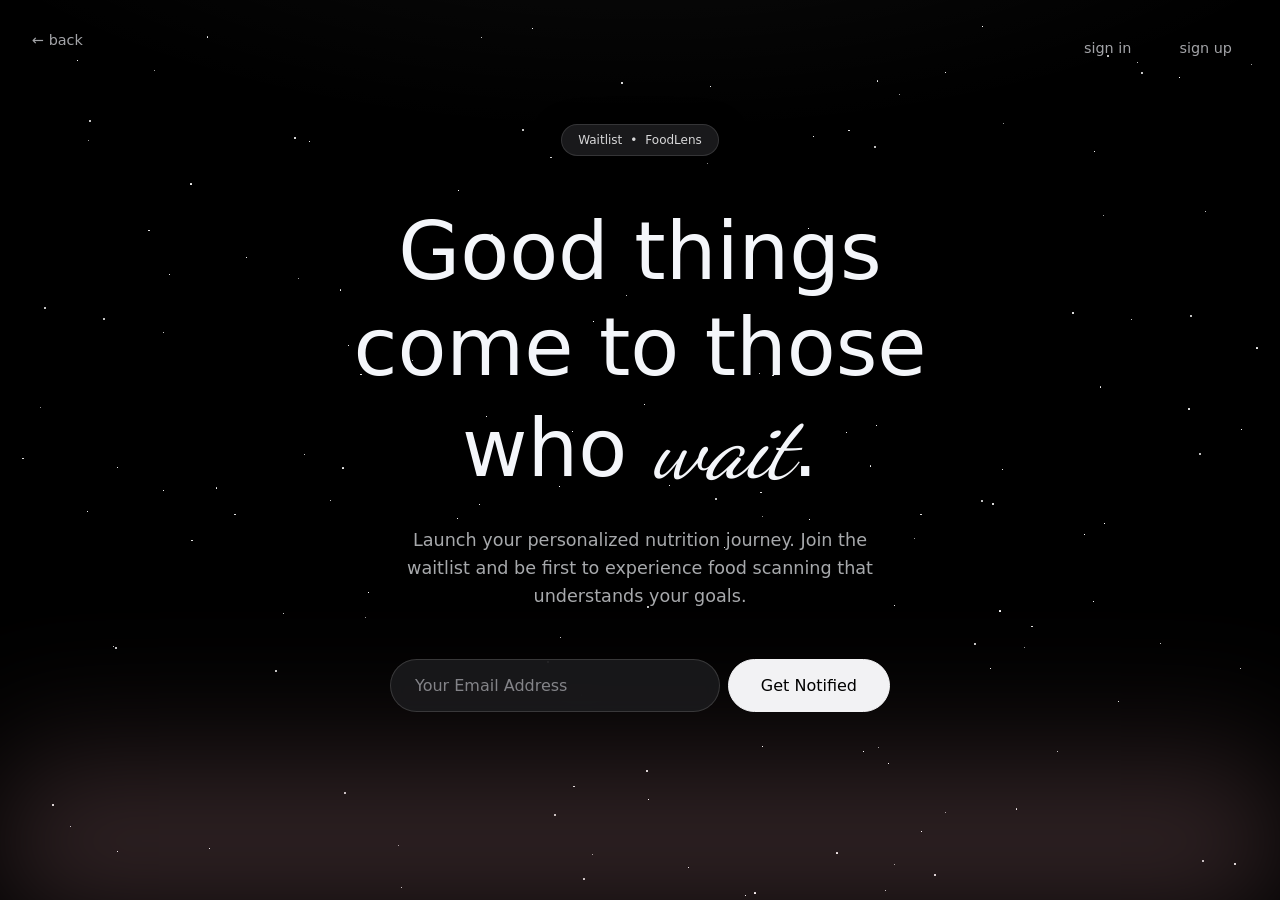
<file: foodlens.html>
<!DOCTYPE html>
<html lang="en">
<head>
    <meta charset="UTF-8">
    <meta name="viewport" content="width=device-width, initial-scale=1.0">
    <title>FoodLens | Join the Waitlist</title>
    <link rel="stylesheet" href="styles.css">
    <link rel="preconnect" href="https://fonts.googleapis.com">
    <link rel="preconnect" href="https://fonts.gstatic.com" crossorigin>
    <link href="https://fonts.googleapis.com/css2?family=Dancing+Script:wght@400;500;600&display=swap" rel="stylesheet">
    <style>
        * {
            margin: 0;
            padding: 0;
            box-sizing: border-box;
        }

        body {
            font-family: -apple-system, BlinkMacSystemFont, 'Segoe UI', system-ui, sans-serif;
            background: #000000;
            color: #f2f2f4;
            overflow-x: hidden;
            min-height: 100vh;
        }

        .foodlens-container {
            min-height: 100vh;
            position: relative;
            display: flex;
            flex-direction: column;
            align-items: center;
            justify-content: center;
            padding: 2rem;
            background:
                radial-gradient(ellipse 120% 70% at 50% -20%, rgba(255, 255, 255, 0.06) 0%, transparent 50%),
                #000000;
            background-attachment: fixed;
        }

        /* Starry background */
        .stars {
            position: fixed;
            top: 0;
            left: 0;
            width: 100%;
            height: 100%;
            pointer-events: none;
            z-index: 1;
        }

        .star {
            position: absolute;
            background: #ffffff;
            border-radius: 50%;
            animation: twinkle 3s ease-in-out infinite;
        }

        @keyframes twinkle {
            0%, 100% { opacity: 0.3; }
            50% { opacity: 1; }
        }

        /* Horizon glow */
        .horizon-glow {
            position: fixed;
            bottom: 0;
            left: 0;
            width: 100%;
            height: 200px;
            background: linear-gradient(to top, rgba(255, 182, 193, 0.3), transparent);
            pointer-events: none;
            z-index: 1;
            filter: blur(60px);
        }

        .content {
            position: relative;
            z-index: 10;
            text-align: center;
            max-width: 700px;
            width: 100%;
        }

        .badge {
            display: inline-flex;
            align-items: center;
            gap: 0.5rem;
            padding: 0.5rem 1rem;
            background: rgba(28, 28, 30, 0.9);
            border: 1px solid rgba(255, 255, 255, 0.12);
            border-radius: 20px;
            font-size: 0.75rem;
            color: rgba(242, 242, 244, 0.88);
            margin-bottom: 3rem;
            backdrop-filter: blur(10px);
            box-shadow: 0 8px 32px rgba(0, 0, 0, 0.45);
        }

        .hero-title {
            font-size: clamp(2.5rem, 8vw, 5rem);
            font-weight: 400;
            line-height: 1.2;
            margin-bottom: 1.5rem;
            color: #f4f6fa;
        }

        .hero-title .script {
            font-family: 'Dancing Script', cursive;
            font-style: italic;
            font-weight: 500;
            font-size: 1.1em;
        }

        .hero-description {
            font-size: clamp(0.9rem, 2vw, 1.1rem);
            color: rgba(232, 234, 239, 0.72);
            line-height: 1.6;
            margin-bottom: 3rem;
            max-width: 500px;
            margin-left: auto;
            margin-right: auto;
        }

        .waitlist-form {
            display: flex;
            gap: 0.5rem;
            max-width: 500px;
            margin: 0 auto 4rem;
            flex-wrap: wrap;
            justify-content: center;
        }

        .email-input {
            flex: 1;
            min-width: 250px;
            padding: 1rem 1.5rem;
            background: rgba(28, 28, 30, 0.85);
            border: 1px solid rgba(255, 255, 255, 0.14);
            border-radius: 50px;
            color: #f2f2f4;
            font-size: 1rem;
            font-family: inherit;
            backdrop-filter: blur(10px);
            transition: all 0.3s ease;
        }

        .email-input:focus {
            outline: none;
            border-color: rgba(255, 255, 255, 0.35);
            background: rgba(38, 38, 40, 0.95);
        }

        .email-input::placeholder {
            color: rgba(168, 168, 174, 0.75);
        }

        .notify-btn {
            padding: 1rem 2rem;
            background: #f2f2f4;
            border: 1px solid #f2f2f4;
            border-radius: 50px;
            color: #000000;
            font-size: 1rem;
            font-family: inherit;
            font-weight: 500;
            cursor: pointer;
            transition: all 0.3s ease;
            backdrop-filter: blur(10px);
            white-space: nowrap;
        }

        .notify-btn:hover {
            background: #ffffff;
            border-color: #ffffff;
            transform: translateY(-2px);
        }

        .notify-btn:disabled {
            opacity: 0.5;
            cursor: not-allowed;
            transform: none;
        }

        .success-message {
            margin-top: 1rem;
            color: rgba(232, 234, 239, 0.85);
            font-size: 0.9rem;
            display: none;
        }

        .success-message.show {
            display: block;
        }

        .auth-links {
            position: fixed;
            top: 2rem;
            right: 2rem;
            display: flex;
            gap: 1rem;
            z-index: 100;
        }

        .auth-link {
            color: rgba(232, 234, 239, 0.7);
            text-decoration: none;
            font-size: 0.9rem;
            padding: 0.5rem 1rem;
            border-radius: 20px;
            transition: all 0.3s ease;
        }

        .auth-link:hover {
            color: #fff;
            background: rgba(255, 255, 255, 0.08);
        }

        .back-link {
            position: fixed;
            top: 2rem;
            left: 2rem;
            color: rgba(232, 234, 239, 0.7);
            text-decoration: none;
            font-size: 0.9rem;
            z-index: 100;
            transition: all 0.3s ease;
        }

        .back-link:hover {
            color: #fff;
        }

        /* Auth Modal */
        .auth-modal {
            position: fixed;
            top: 0;
            left: 0;
            width: 100%;
            height: 100%;
            background: rgba(0, 0, 0, 0.8);
            backdrop-filter: blur(10px);
            display: none;
            align-items: center;
            justify-content: center;
            z-index: 10001;
            opacity: 0;
            transition: opacity 0.3s ease;
        }

        .auth-modal.active {
            display: flex;
            opacity: 1;
        }

        .auth-modal-content {
            background: rgba(20, 20, 20, 0.95);
            border: 1px solid rgba(255, 255, 255, 0.1);
            border-radius: 20px;
            padding: 3rem;
            max-width: 450px;
            width: 90%;
            max-height: 90vh;
            overflow-y: auto;
            position: relative;
            transform: scale(0.9);
            transition: transform 0.3s ease;
            backdrop-filter: blur(20px);
        }

        .auth-modal.active .auth-modal-content {
            transform: scale(1);
        }

        .auth-modal-close {
            position: absolute;
            top: 1rem;
            right: 1rem;
            background: transparent;
            border: none;
            color: rgba(255, 255, 255, 0.7);
            font-size: 1.5rem;
            cursor: pointer;
            width: 32px;
            height: 32px;
            display: flex;
            align-items: center;
            justify-content: center;
            border-radius: 50%;
            transition: all 0.3s ease;
        }

        .auth-modal-close:hover {
            background: rgba(255, 255, 255, 0.1);
            color: #ffffff;
        }

        .auth-modal-title {
            font-size: 2rem;
            font-weight: 400;
            margin-bottom: 0.5rem;
            color: #ffffff;
        }

        .auth-modal-subtitle {
            color: rgba(255, 255, 255, 0.6);
            margin-bottom: 2rem;
            font-size: 0.9rem;
        }

        .form-group {
            margin-bottom: 1.5rem;
        }

        .form-label {
            display: block;
            margin-bottom: 0.5rem;
            color: rgba(255, 255, 255, 0.8);
            font-size: 0.9rem;
        }

        .form-input {
            width: 100%;
            padding: 0.8rem 1rem;
            background: rgba(255, 255, 255, 0.1);
            border: 1px solid rgba(255, 255, 255, 0.2);
            border-radius: 10px;
            color: #ffffff;
            font-size: 1rem;
            font-family: inherit;
            transition: all 0.3s ease;
        }

        .form-input:focus {
            outline: none;
            border-color: rgba(255, 255, 255, 0.4);
            background: rgba(255, 255, 255, 0.15);
        }

        .form-input::placeholder {
            color: rgba(255, 255, 255, 0.4);
        }

        .submit-btn {
            width: 100%;
            padding: 1rem;
            background: rgba(255, 255, 255, 0.2);
            color: #ffffff;
            border: 1px solid rgba(255, 255, 255, 0.3);
            border-radius: 10px;
            font-size: 1rem;
            font-family: inherit;
            font-weight: 500;
            cursor: pointer;
            transition: all 0.3s ease;
        }

        .submit-btn:hover {
            background: rgba(255, 255, 255, 0.3);
            border-color: rgba(255, 255, 255, 0.5);
        }

        .form-error {
            color: #ff6b6b;
            font-size: 0.85rem;
            margin-top: 0.5rem;
            display: none;
        }

        .form-error.show {
            display: block;
        }

        .switch-auth {
            margin-top: 1.5rem;
            text-align: center;
            color: rgba(255, 255, 255, 0.6);
            font-size: 0.9rem;
        }

        .switch-auth a {
            color: #ffffff;
            text-decoration: none;
            font-weight: 500;
            transition: all 0.3s ease;
        }

        .switch-auth a:hover {
            opacity: 0.8;
        }

        @media (max-width: 768px) {
            .auth-links {
                top: 1rem;
                right: 1rem;
            }

            .back-link {
                top: 1rem;
                left: 1rem;
            }

            .waitlist-form {
                flex-direction: column;
            }

            .email-input,
            .notify-btn {
                width: 100%;
            }
        }
    </style>
</head>
<body>
    <div class="foodlens-container">
        <!-- Starry Background -->
        <div class="stars" id="stars"></div>
        <div class="horizon-glow"></div>

        <a href="index.html" class="back-link">← back</a>
        
        <div class="auth-links">
            <a href="#" class="auth-link" onclick="openAuthModal('signin'); return false;">sign in</a>
            <a href="#" class="auth-link" onclick="openAuthModal('signup'); return false;">sign up</a>
        </div>

        <div class="content">
            <div class="badge">
                <span>Waitlist</span>
                <span>•</span>
                <span>FoodLens</span>
            </div>

            <h1 class="hero-title">
                Good things come to those who <span class="script">wait</span>.
            </h1>

            <p class="hero-description">
                Launch your personalized nutrition journey. Join the waitlist and be first to experience food scanning that understands your goals.
            </p>

            <form class="waitlist-form" id="waitlistForm" onsubmit="handleWaitlistSubmit(event)">
                <input 
                    type="email" 
                    class="email-input" 
                    placeholder="Your Email Address" 
                    required
                    id="waitlist-email"
                />
                <button type="submit" class="notify-btn" id="notify-btn">
                    Get Notified
                </button>
                <div class="success-message" id="success-message">
                    ✓ You've been added to the waitlist!
                </div>
            </form>
        </div>
    </div>

    <!-- Auth Modal -->
    <div class="auth-modal" id="authModal">
        <div class="auth-modal-content">
            <button class="auth-modal-close" onclick="closeAuthModal()">×</button>
            
            <!-- Sign In Form -->
            <div id="signinForm" class="auth-form">
                <h2 class="auth-modal-title">sign in</h2>
                <p class="auth-modal-subtitle">welcome back to foodlens</p>
                <form onsubmit="handleSignIn(event)">
                    <div class="form-group">
                        <label class="form-label" for="signin-email">email</label>
                        <input 
                            type="email" 
                            id="signin-email" 
                            class="form-input" 
                            placeholder="your@email.com" 
                            required
                        />
                        <div class="form-error" id="signin-error"></div>
                    </div>
                    <div class="form-group">
                        <label class="form-label" for="signin-password">password</label>
                        <input 
                            type="password" 
                            id="signin-password" 
                            class="form-input" 
                            placeholder="••••••••" 
                            required
                        />
                    </div>
                    <button type="submit" class="submit-btn" id="signin-submit">
                        sign in
                    </button>
                </form>
                <div class="switch-auth">
                    don't have an account? <a href="#" onclick="switchAuthForm('signup'); return false;">sign up</a>
                </div>
            </div>

            <!-- Sign Up Form -->
            <div id="signupForm" class="auth-form" style="display: none;">
                <h2 class="auth-modal-title">sign up</h2>
                <p class="auth-modal-subtitle">join foodlens and start your nutrition journey</p>
                <form onsubmit="handleSignUp(event)">
                    <div class="form-group">
                        <label class="form-label" for="signup-name">name</label>
                        <input 
                            type="text" 
                            id="signup-name" 
                            class="form-input" 
                            placeholder="your name" 
                            required
                        />
                    </div>
                    <div class="form-group">
                        <label class="form-label" for="signup-email">email</label>
                        <input 
                            type="email" 
                            id="signup-email" 
                            class="form-input" 
                            placeholder="your@email.com" 
                            required
                        />
                        <div class="form-error" id="signup-error"></div>
                    </div>
                    <div class="form-group">
                        <label class="form-label" for="signup-password">password</label>
                        <input 
                            type="password" 
                            id="signup-password" 
                            class="form-input" 
                            placeholder="••••••••" 
                            required
                            minlength="8"
                        />
                    </div>
                    <div class="form-group">
                        <label class="form-label" for="signup-location">location</label>
                        <select id="signup-location" class="form-input" required>
                            <option value="">select your country</option>
                            <option value="canada">🇨🇦 Canada</option>
                            <option value="australia">🇦🇺 Australia</option>
                            <option value="other">Other</option>
                        </select>
                    </div>
                    <button type="submit" class="submit-btn" id="signup-submit">
                        create account
                    </button>
                </form>
                <div class="switch-auth">
                    already have an account? <a href="#" onclick="switchAuthForm('signin'); return false;">sign in</a>
                </div>
            </div>
        </div>
    </div>

    <script>
        // Create starry background
        function createStars() {
            const starsContainer = document.getElementById('stars');
            const numStars = 150;
            
            for (let i = 0; i < numStars; i++) {
                const star = document.createElement('div');
                star.className = 'star';
                star.style.width = Math.random() * 2 + 'px';
                star.style.height = star.style.width;
                star.style.left = Math.random() * 100 + '%';
                star.style.top = Math.random() * 100 + '%';
                star.style.animationDelay = Math.random() * 3 + 's';
                starsContainer.appendChild(star);
            }
        }

        createStars();

        // Auth Modal Functions
        function openAuthModal(type) {
            const modal = document.getElementById('authModal');
            modal.classList.add('active');
            switchAuthForm(type);
        }

        function closeAuthModal() {
            const modal = document.getElementById('authModal');
            modal.classList.remove('active');
            document.getElementById('signinForm').querySelector('form').reset();
            document.getElementById('signupForm').querySelector('form').reset();
            document.getElementById('signin-error').classList.remove('show');
            document.getElementById('signup-error').classList.remove('show');
        }

        function switchAuthForm(type) {
            const signinForm = document.getElementById('signinForm');
            const signupForm = document.getElementById('signupForm');
            
            if (type === 'signin') {
                signinForm.style.display = 'block';
                signupForm.style.display = 'none';
            } else {
                signinForm.style.display = 'none';
                signupForm.style.display = 'block';
            }
        }

        document.getElementById('authModal').addEventListener('click', function(e) {
            if (e.target === this) {
                closeAuthModal();
            }
        });

        // Waitlist Form Handler
        function handleWaitlistSubmit(event) {
            event.preventDefault();
            const email = document.getElementById('waitlist-email').value;
            const submitBtn = document.getElementById('notify-btn');
            const successMsg = document.getElementById('success-message');

            submitBtn.disabled = true;
            submitBtn.textContent = 'joining...';

            setTimeout(() => {
                console.log('Waitlist signup:', { email });
                successMsg.classList.add('show');
                submitBtn.disabled = false;
                submitBtn.textContent = 'Get Notified';
                document.getElementById('waitlistForm').reset();
                
                setTimeout(() => {
                    successMsg.classList.remove('show');
                }, 5000);
            }, 1000);
        }

        // Sign In Handler
        function handleSignIn(event) {
            event.preventDefault();
            const email = document.getElementById('signin-email').value;
            const password = document.getElementById('signin-password').value;
            const submitBtn = document.getElementById('signin-submit');
            const errorMsg = document.getElementById('signin-error');

            errorMsg.classList.remove('show');
            submitBtn.disabled = true;
            submitBtn.textContent = 'signing in...';

            setTimeout(() => {
                console.log('Sign in:', { email });
                if (email && password) {
                    alert('Sign in successful! (This is a demo)');
                    closeAuthModal();
                } else {
                    errorMsg.textContent = 'Invalid email or password';
                    errorMsg.classList.add('show');
                }
                submitBtn.disabled = false;
                submitBtn.textContent = 'sign in';
            }, 1000);
        }

        // Sign Up Handler
        function handleSignUp(event) {
            event.preventDefault();
            const name = document.getElementById('signup-name').value;
            const email = document.getElementById('signup-email').value;
            const password = document.getElementById('signup-password').value;
            const location = document.getElementById('signup-location').value;
            const submitBtn = document.getElementById('signup-submit');
            const errorMsg = document.getElementById('signup-error');

            errorMsg.classList.remove('show');
            submitBtn.disabled = true;
            submitBtn.textContent = 'creating account...';

            setTimeout(() => {
                console.log('Sign up:', { name, email, location });
                if (email && password && name && location) {
                    alert('Account created successfully! (This is a demo)');
                    closeAuthModal();
                } else {
                    errorMsg.textContent = 'Please fill in all fields';
                    errorMsg.classList.add('show');
                }
                submitBtn.disabled = false;
                submitBtn.textContent = 'create account';
            }, 1000);
        }
    </script>
</body>
</html>
</file>
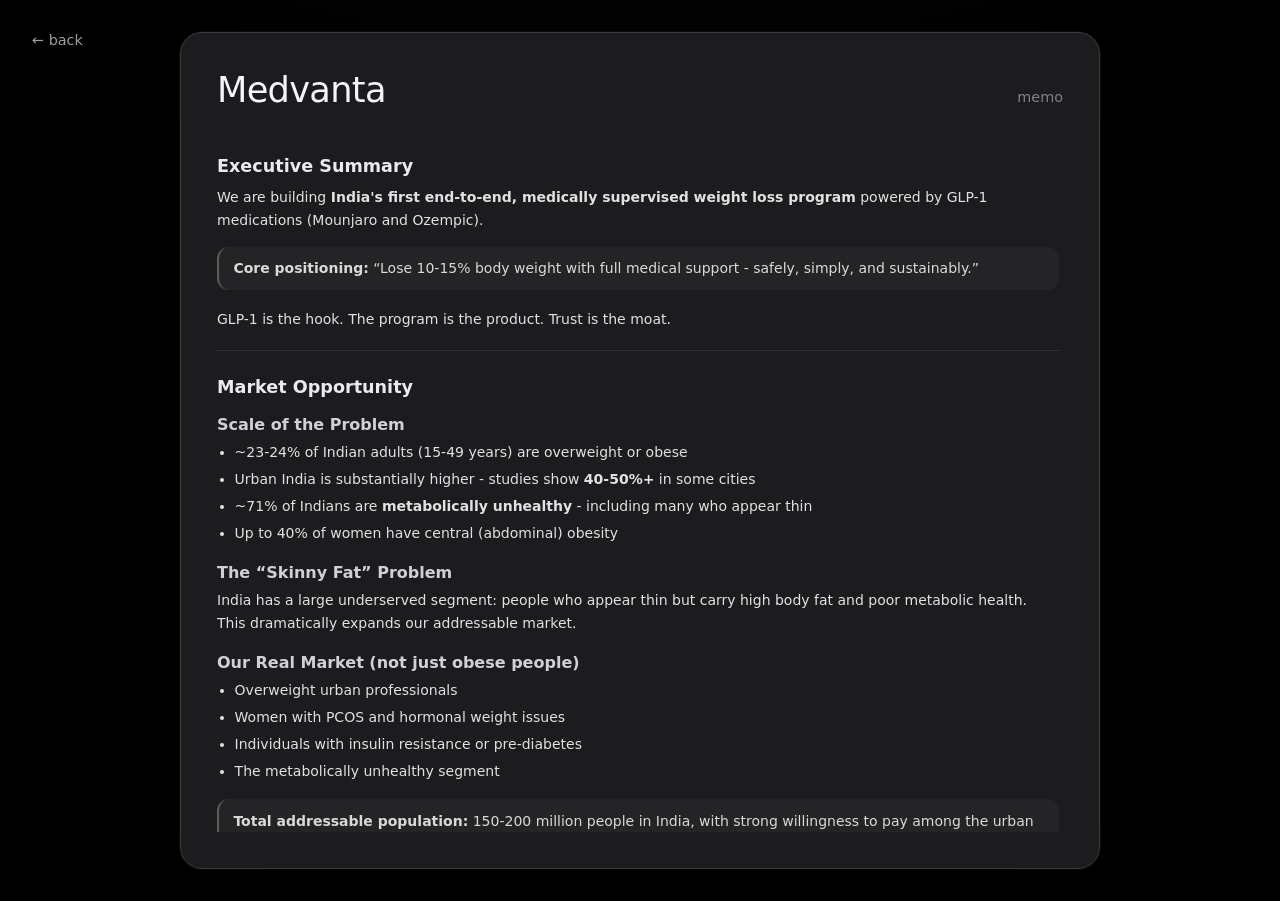
<file: medvanta.html>
<!DOCTYPE html>
<html lang="en">
<head>
  <meta charset="UTF-8" />
  <meta name="viewport" content="width=device-width, initial-scale=1.0" />
  <title>Medvanta | Memo</title>
  <link rel="stylesheet" href="styles.css" />
  <style>
    body {
      font-family: -apple-system, BlinkMacSystemFont, "Segoe UI", system-ui, sans-serif;
      background: #000000;
      color: rgba(242, 242, 244, 0.92);
      min-height: 100vh;
      margin: 0;
    }

    .page {
      min-height: 100vh;
      display: flex;
      align-items: center;
      justify-content: center;
      padding: 2rem;
      background:
        radial-gradient(ellipse 120% 80% at 50% -30%, rgba(255, 255, 255, 0.05) 0%, transparent 55%),
        #000000;
    }

    .back-link {
      position: fixed;
      top: 2rem;
      left: 2rem;
      color: rgba(242, 242, 244, 0.65);
      text-decoration: none;
      font-size: 0.9rem;
      z-index: 10;
      transition: opacity 0.2s ease;
    }
    .back-link:hover { opacity: 1; color: #fff; }

    .card {
      width: min(920px, 100%);
      background: #1c1c1e;
      border: 1px solid #3a3a3e;
      border-radius: 22px;
      padding: clamp(1.25rem, 3vw, 2.25rem);
      box-shadow: 0 24px 80px rgba(0, 0, 0, 0.65), 0 0 0 1px rgba(255, 255, 255, 0.05);
      backdrop-filter: blur(18px);
    }

    .topline {
      display: flex;
      gap: 0.75rem;
      align-items: baseline;
      justify-content: space-between;
      flex-wrap: wrap;
      margin-bottom: 1.25rem;
    }

    .title {
      font-size: clamp(1.6rem, 3vw, 2.2rem);
      font-weight: 500;
      letter-spacing: -0.02em;
      color: #f4f6fa;
      margin: 0;
    }

    .meta {
      font-size: 0.9rem;
      color: rgba(232, 234, 239, 0.5);
      white-space: nowrap;
    }

    .content {
      max-height: min(78vh, 820px);
      overflow: auto;
      padding-right: 0.25rem;
    }

    .content::-webkit-scrollbar { width: 10px; }
    .content::-webkit-scrollbar-thumb {
      background: rgba(255, 255, 255, 0.15);
      border-radius: 999px;
    }
    .content::-webkit-scrollbar-thumb:hover { background: rgba(255, 255, 255, 0.22); }

    h2 {
      font-size: 1.1rem;
      font-weight: 600;
      color: rgba(244, 246, 250, 0.95);
      margin: 1.6rem 0 0.65rem;
    }

    h3 {
      font-size: 1rem;
      font-weight: 600;
      color: rgba(232, 234, 239, 0.88);
      margin: 1.15rem 0 0.4rem;
    }

    p {
      margin: 0.4rem 0 0.9rem;
      line-height: 1.65;
    }

    .callout {
      border-left: 2px solid rgba(255, 255, 255, 0.25);
      padding: 0.65rem 0.9rem;
      background: rgba(255, 255, 255, 0.04);
      border-radius: 12px;
      margin: 0.9rem 0 1.1rem;
      color: rgba(242, 242, 244, 0.88);
    }

    ul {
      margin: 0.25rem 0 1rem 1.1rem;
      padding: 0;
      line-height: 1.65;
    }

    li { margin: 0.25rem 0; }

    table {
      width: 100%;
      border-collapse: collapse;
      margin: 0.65rem 0 1.25rem;
      overflow: hidden;
      border-radius: 14px;
      border: 1px solid #3a3a3e;
    }
    th, td {
      text-align: left;
      padding: 0.8rem 0.85rem;
      vertical-align: top;
      border-bottom: 1px solid rgba(255, 255, 255, 0.08);
      font-size: 0.95rem;
    }
    th {
      background: rgba(255, 255, 255, 0.06);
      color: rgba(242, 242, 244, 0.95);
      font-weight: 600;
    }
    tr:last-child td { border-bottom: none; }

    .hr {
      height: 1px;
      background: rgba(255, 255, 255, 0.1);
      margin: 1.2rem 0;
    }
  </style>
</head>
<body>
  <a href="index.html#projects" class="back-link">← back</a>

  <main class="page">
    <article class="card">
      <div class="topline">
        <h1 class="title">Medvanta</h1>
        <div class="meta">memo</div>
      </div>

      <div class="content">
        <h2>Executive Summary</h2>
        <p>
          We are building <strong>India's first end-to-end, medically supervised weight loss program</strong>
          powered by GLP-1 medications (Mounjaro and Ozempic).
        </p>
        <div class="callout">
          <p style="margin:0;">
            <strong>Core positioning:</strong> “Lose 10-15% body weight with full medical support - safely, simply, and sustainably.”
          </p>
        </div>
        <p>GLP-1 is the hook. The program is the product. Trust is the moat.</p>

        <div class="hr"></div>

        <h2>Market Opportunity</h2>
        <h3>Scale of the Problem</h3>
        <ul>
          <li>~23-24% of Indian adults (15-49 years) are overweight or obese</li>
          <li>Urban India is substantially higher - studies show <strong>40-50%+</strong> in some cities</li>
          <li>~71% of Indians are <strong>metabolically unhealthy</strong> - including many who appear thin</li>
          <li>Up to 40% of women have central (abdominal) obesity</li>
        </ul>

        <h3>The “Skinny Fat” Problem</h3>
        <p>
          India has a large underserved segment: people who appear thin but carry high body fat and poor metabolic health.
          This dramatically expands our addressable market.
        </p>

        <h3>Our Real Market (not just obese people)</h3>
        <ul>
          <li>Overweight urban professionals</li>
          <li>Women with PCOS and hormonal weight issues</li>
          <li>Individuals with insulin resistance or pre-diabetes</li>
          <li>The metabolically unhealthy segment</li>
        </ul>
        <div class="callout">
          <p style="margin:0;">
            <strong>Total addressable population:</strong> 150-200 million people in India, with strong willingness to pay among the urban upper-middle class.
          </p>
        </div>

        <div class="hr"></div>

        <h2>Feasibility Assessment</h2>
        <table>
          <thead>
            <tr><th>Factor</th><th>Verdict</th></tr>
          </thead>
          <tbody>
            <tr><td>Demand</td><td>✅ Very high - rising obesity, PCOS, metabolic issues</td></tr>
            <tr><td>Timing</td><td>✅ Early mover advantage in India</td></tr>
            <tr><td>Competition</td><td>⚠️ Moderate, but growing fast</td></tr>
            <tr><td>Execution Difficulty</td><td>❌ High - regulated healthcare + ops-heavy</td></tr>
          </tbody>
        </table>
        <p><strong>Feasible = YES. Easy = NO.</strong></p>

        <h3>Why this is hard</h3>
        <ul>
          <li>You must involve licensed doctors - the platform cannot prescribe</li>
          <li>You are building a clinic + supply chain + trust system, not just an app</li>
          <li>GLP-1 drugs are expensive in India, limiting near-term market to upper-middle class</li>
          <li>Regulation is strict - non-compliant fulfilment or aggressive marketing can shut you down</li>
        </ul>

        <div class="hr"></div>

        <h2>Full Operating Model</h2>
        <h3>Step 1 - Patient Acquisition</h3>
        <p>
          Patient acquisition in India requires a trust-first approach rather than a direct response model. Primary channels are
          WhatsApp-based referrals, doctor partnerships, and YouTube health content. Instagram is effective for urban women aged 22-35
          but should be treated as an awareness channel, not a conversion channel. Corporate wellness partnerships offer a high-conversion
          B2B path into the target income segment.
        </p>
        <div class="callout">
          <p style="margin:0;">
            <strong>Homepage headline:</strong> “Lose 10-15% body weight with medical support - India's most structured weight loss program.”
          </p>
        </div>
        <p>A 2-3 minute intake quiz collects:</p>
        <ul>
          <li>Current weight, height, BMI estimate</li>
          <li>Medical history (PCOS, thyroid, diabetes, medications)</li>
          <li>Weight loss goals and timeline</li>
        </ul>

        <h3>Step 2 - Eligibility Engine</h3>
        <p>The quiz feeds a rules-based classifier:</p>
        <ul>
          <li>❌ <strong>Not eligible</strong> - directed to lifestyle resources</li>
          <li>⚠️ <strong>Needs doctor review</strong> - flagged for consultation</li>
          <li>✅ <strong>Likely eligible</strong> - fast-tracked to consultation booking</li>
        </ul>
        <div class="callout">
          <p style="margin:0;">
            ⚠️ The platform never prescribes. Eligibility is indicative only - all clinical decisions are made by a licensed doctor.
          </p>
        </div>

        <h3>Step 3 - Doctor Consultation (Mandatory)</h3>
        <p>Every patient must complete a medical consultation before any prescription is issued. Doctors are Indian MBBS/MD-qualified with telehealth certification.</p>
        <ul>
          <li>Patient completes an async medical form</li>
          <li>Optional video call (doctor may request a quick call if needed)</li>
          <li>Doctor decides: lifestyle-only plan, GLP-1 prescription, or rejection</li>
        </ul>

        <h3>Step 4 - Prescription and Fulfilment</h3>
        <p>The doctor generates a legal prescription. Medication delivery is handled by licensed pharmacy partners - we do <strong>not</strong> ship directly.</p>
        <ul>
          <li>Partner pharmacies: <strong>Tata 1mg, PharmEasy</strong></li>
          <li>Pharmacies verify prescription and manage delivery</li>
          <li>We are the program layer, not the pharmacy</li>
        </ul>

        <h3>Step 5 - The Program Layer (Core Product)</h3>
        <p>Patients log:</p>
        <ul>
          <li>Weight (weekly)</li>
          <li>Appetite and hunger levels</li>
          <li>Side effects (nausea, dizziness, fatigue)</li>
        </ul>
        <p>Platform delivers - Insight, Trade-off, Action:</p>
        <table>
          <thead>
            <tr><th>Insight</th><th>Trade-off</th><th>Action</th></tr>
          </thead>
          <tbody>
            <tr>
              <td>High appetite suppression - protein intake at risk</td>
              <td>Faster fat loss vs. muscle loss risk</td>
              <td>Add one high-protein meal daily</td>
            </tr>
          </tbody>
        </table>

        <h3>Step 6 - Safety Monitoring and Escalation</h3>
        <ul>
          <li>Severe nausea - doctor alert</li>
          <li>Dizziness or fainting - immediate escalation</li>
          <li>Weight plateau beyond threshold - protocol adjustment</li>
          <li>All serious flags route back to the prescribing doctor</li>
        </ul>

        <h3>Step 7 - Retention and Engagement Loop</h3>
        <p>
          GLP-1 dropout peaks in months 1-3, exactly when side effects are worst and patients feel most uncertain.
          The response to that is human contact, not push notifications.
        </p>

        <h3>Scheduled Calls (Core of Retention)</h3>
        <ul>
          <li><strong>Monthly doctor call (15-20 min)</strong> - reviews weight progress, adjusts dosage, addresses side effects clinically.</li>
          <li><strong>Fortnightly health coach call (10-15 min)</strong> - motivation, habit reinforcement, handles non-clinical concerns.</li>
          <li><strong>On-demand urgent call (within 24 hours)</strong> - safety net for side effects, anxiety, or dropout risk.</li>
        </ul>

        <h3>Async Touchpoints (Between Calls)</h3>
        <ul>
          <li>Weekly check-in via WhatsApp or in-app form</li>
          <li>Personalised feedback based on check-in responses, delivered same day</li>
          <li>Progress dashboard with milestone tracking</li>
          <li>Milestone nudges and motivational triggers</li>
        </ul>

        <h3>Why Calls Are Non-Negotiable</h3>
        <p>
          Real-world retention data shows that patients who had more frequent provider contact were significantly more likely to complete
          12 weeks of GLP-1 treatment. In India specifically, patients taking an expensive, unfamiliar injectable medication need ongoing
          reassurance from a real person to stay on program. A dashboard alone will not hold them.
        </p>
        <div class="callout">
          <p style="margin:0;">
            WhatsApp is the primary async channel. Calls are the primary retention mechanism. The program should feel like having a doctor and a coach in your pocket, not a subscription app.
          </p>
        </div>

        <h3>Phase 2</h3>
        <ul>
          <li>Peer community access (WhatsApp group or in-app) for patients who have completed 3 months</li>
        </ul>

        <div class="hr"></div>

        <h2>Execution Plan</h2>
        <h3>Phase 1 - Validation (Weeks 1-3)</h3>
        <div class="callout">
          <p style="margin:0;"><strong>Goal:</strong> 100+ signups. If not achieved, reposition before building anything.</p>
        </div>
        <h3>Build</h3>
        <ul>
          <li>Simple landing page with a 2-3 minute intake quiz</li>
          <li>WhatsApp number as the primary CTA - not just an email form</li>
          <li>Email waitlist as secondary capture only</li>
        </ul>
        <h3>Acquire</h3>
        <ul>
          <li>Instagram content targeting urban women aged 22-38 - PCOS/thyroid angles</li>
          <li>YouTube - short doctor-led explainer builds trust fast</li>
          <li>WhatsApp broadcast lists via personal networks and communities</li>
          <li>Doctor referral network - 2-3 endocrinologists or GPs locally</li>
          <li>Do not use Reddit - negligible reach for this audience in India</li>
        </ul>

        <h3>Validate before spending</h3>
        <ul>
          <li>Share content in relevant WhatsApp groups manually first</li>
          <li>If it spreads organically, the message is working</li>
          <li>Only pay to amplify what already works</li>
        </ul>

        <h3>Phase 2 - Manual MVP (Weeks 4-8)</h3>
        <div class="callout">
          <p style="margin:0;"><strong>Run the entire program manually.</strong> No tech required. Validate without building anything.</p>
        </div>
        <h3>Patient flow (all on WhatsApp)</h3>
        <ul>
          <li>Patient signs up via landing page or WhatsApp directly</li>
          <li>You send intake form via WhatsApp (Google Form link)</li>
          <li>You review and connect them to the doctor over WhatsApp or Zoom</li>
          <li>Doctor consults (async first, video for complex cases)</li>
          <li>Doctor prescribes; patient orders from Tata 1mg or PharmEasy</li>
        </ul>

        <h3>Weekly check-in</h3>
        <ul>
          <li>Send a simple WhatsApp message every Monday: weight, appetite, side effects, how they’re feeling</li>
          <li>Respond same day with personalised feedback</li>
          <li>Flag anything concerning to the doctor immediately</li>
        </ul>

        <h3>Track everything in a Google Sheet</h3>
        <ul>
          <li>Patient name, start date, weight, weekly log, dropout reason if applicable</li>
          <li>This data becomes your retention model and informs Phase 3</li>
        </ul>

        <h3>What to learn in this phase</h3>
        <ul>
          <li>Where do patients drop off and why?</li>
          <li>What questions do they ask most on WhatsApp?</li>
          <li>What does the doctor spend most time on?</li>
          <li>What would a health coach do differently from the founder?</li>
        </ul>

        <h3>Phase 3 - Build Product (Post-Demand Confirmed)</h3>
        <p>Only build once you have 20+ paying patients and clear patterns from Phase 2.</p>
        <h3>What to build first (priority order)</h3>
        <ul>
          <li>WhatsApp automation for weekly check-ins (keep it feeling personal)</li>
          <li>Simple patient dashboard - weight, side effects, progress</li>
          <li>Doctor consultation booking system</li>
          <li>Safety monitoring and escalation workflows</li>
        </ul>
        <h3>What to build later</h3>
        <ul>
          <li>Native app - unnecessary until 200+ patients</li>
          <li>Email flows - WhatsApp works better for this demographic</li>
          <li>Pharmacy API integration - manual ordering works early</li>
        </ul>
        <h3>Staffing at this stage</h3>
        <ul>
          <li>Part-time health coach (certified nutritionist/wellness coach, Rs 25,000-35,000/month)</li>
          <li>Founder manages doctor relationships and escalations</li>
          <li>One doctor on retainer can handle up to 50 patients</li>
        </ul>

        <div class="hr"></div>

        <h2>Pricing</h2>
        <h3>Early Stage (0-30 patients, Phase 1-2)</h3>
        <p>No formal screening step. The founder handles all inbound personally over WhatsApp.</p>
        <table>
          <thead>
            <tr><th>Step</th><th>What</th><th>Price</th><th>Who Delivers</th></tr>
          </thead>
          <tbody>
            <tr><td>WhatsApp inquiry</td><td>Informal chat, answer questions, assess fit</td><td>Free</td><td>Founder</td></tr>
            <tr><td>First doctor consultation</td><td>Clinical assessment, prescription decision</td><td>Rs 1,000-1,200</td><td>Doctor</td></tr>
            <tr><td>Monthly program</td><td>Doctor call + coach call + weekly WhatsApp check-ins</td><td>Rs 5,000-6,000</td><td>Doctor + Founder as coach</td></tr>
          </tbody>
        </table>

        <h3>Later Stage (30+ patients, Phase 3)</h3>
        <table>
          <thead>
            <tr><th>Step</th><th>What</th><th>Price</th><th>Who Delivers</th></tr>
          </thead>
          <tbody>
            <tr><td>Eligibility quiz</td><td>Automated, filters unsuitable patients</td><td>Free</td><td>Platform</td></tr>
            <tr><td>Screening call</td><td>Structured 15 min call before doctor</td><td>Free</td><td>Hired health coach</td></tr>
            <tr><td>First doctor consultation</td><td>Clinical assessment, prescription decision</td><td>Rs 1,200-1,500</td><td>Doctor</td></tr>
            <tr><td>Monthly program</td><td>Doctor + coach + WhatsApp check-ins + dashboard</td><td>Rs 5,000-6,000</td><td>Doctor + hired coach</td></tr>
          </tbody>
        </table>

        <h3>Pricing Strategy</h3>
        <div class="callout">
          <p style="margin:0;"><strong>Program Fee:</strong> Rs 5,000 - Rs 6,000 per month (medications billed separately).</p>
        </div>

        <h3>Total patient cost picture</h3>
        <table>
          <thead>
            <tr><th>Item</th><th>Monthly Cost</th></tr>
          </thead>
          <tbody>
            <tr><td>Medication (Mounjaro, mid-dose 5mg)</td><td>Rs 16,000 - 20,000</td></tr>
            <tr><td>Doctor consultation</td><td>Rs 1,000 - 2,000</td></tr>
            <tr><td>Platform and program fee</td><td>Rs 5,000 - 6,000</td></tr>
            <tr><td><strong>Total</strong></td><td><strong>Rs 22,000 - 28,000</strong></td></tr>
          </tbody>
        </table>

        <div class="hr"></div>

        <h2>Legal and Compliance Framework</h2>
        <div class="callout">
          <p style="margin:0;">⚠️ This is a regulated healthcare space. Legal compliance is non-negotiable and must be built in from day one.</p>
        </div>
        <table>
          <thead>
            <tr><th>Area</th><th>Requirement</th><th>Action</th></tr>
          </thead>
          <tbody>
            <tr><td>Telemedicine</td><td>Follow Telemedicine Practice Guidelines India</td><td>Doctor onboarding + verification + consent flow</td></tr>
            <tr><td>Prescription Drugs</td><td>Schedule H - cannot sell without prescription</td><td>Partner with licensed doctors + pharmacies</td></tr>
            <tr><td>Doctor Liability</td><td>Doctors responsible for prescriptions</td><td>Clear terms separating platform vs doctor liability</td></tr>
            <tr><td>Data Privacy</td><td>DPDP Act 2023 - health data is sensitive</td><td>Explicit consent, secure storage, no unauthorised sharing</td></tr>
            <tr><td>Drug Advertising</td><td>Drugs and Magic Remedies Act - no miracle claims</td><td>Clinical, educational, risk-aware messaging only</td></tr>
            <tr><td>Pharmacy Delivery</td><td>Licensed pharmacy required for dispensing</td><td>Partner with Tata 1mg, PharmEasy</td></tr>
          </tbody>
        </table>

        <h3>Recommended Legal Structure</h3>
        <ol style="margin: 0.25rem 0 1rem 1.1rem; line-height: 1.65;">
          <li><strong>Your Startup (Platform)</strong> - matches users to doctors and pharmacies. Does not prescribe. Does not dispense.</li>
          <li><strong>Doctors (Independent)</strong> - consult patients, make clinical decisions, issue prescriptions. Liability rests with them.</li>
          <li><strong>Pharmacies (Licensed Partners)</strong> - verify prescriptions, dispense, and deliver medication.</li>
        </ol>
        <div class="callout">
          <p style="margin:0;">
            🚨 <strong>Critical rule:</strong> You never directly prescribe or sell medication. The platform is an intermediary.
          </p>
        </div>

        <h3>MVP Legal Approach</h3>
        <ul>
          <li><strong>Phase 1:</strong> Education, eligibility screening, and doctor booking only - no drug sales</li>
          <li><strong>Phase 2:</strong> Add prescription flow and pharmacy integration with legal review</li>
        </ul>
        <p><strong>Recommended first steps:</strong> Engage one healthcare lawyer in India + one doctor who has prescribed GLP-1 medications.</p>

        <div class="hr"></div>

        <h2>Key Risks</h2>
        <table>
          <thead>
            <tr><th>Risk</th><th>Detail</th><th>Mitigation</th></tr>
          </thead>
          <tbody>
            <tr>
              <td>Regulation</td>
              <td>Telemedicine and drug laws are strict - violations can shut you down fast</td>
              <td>Engage healthcare lawyer early; never sell without prescription</td>
            </tr>
            <tr>
              <td>Drug Availability</td>
              <td>Mounjaro supply may fluctuate; high cost limits addressable market</td>
              <td>Build program value independent of any single drug; multi-drug roadmap</td>
            </tr>
            <tr>
              <td>Trust Deficit</td>
              <td>Patients need credibility - doctor-backed outcomes, not marketing claims</td>
              <td>Lead with doctors; publish anonymised results; build real testimonials</td>
            </tr>
            <tr>
              <td>Bad Outcomes</td>
              <td>Side effects or adverse events carry legal and reputational risk</td>
              <td>Robust safety monitoring; clear escalation; liability terms with doctors</td>
            </tr>
          </tbody>
        </table>

        <div class="hr"></div>

        <h2>Final Perspective</h2>
        <p>You are not building an Ozempic startup. You are not building a pharmacy.</p>
        <p>
          You are building <strong>India's first clean, structured, medically supervised GLP-1 weight loss system</strong> - where patients feel:
        </p>
        <div class="callout">
          <p style="margin:0;"><em>“This is the easiest way to lose weight safely in India.”</em></p>
        </div>
        <p>
          This idea is feasible. It is not easy. But if executed correctly - with doctors front and centre, compliance built in,
          and a patient experience that is genuinely better than anything else available - it becomes a very defensible, very valuable business.
        </p>
      </div>
    </article>
  </main>
</body>
</html>
</file>
<file: styles.css>
* {
    margin: 0;
    padding: 0;
    box-sizing: border-box;
}

/* True black canvas + lifted surfaces (easier to read than flat dark) */
:root {
    --bg-primary: #000000;
    --bg-secondary: #1c1c1e;
    --text-primary: #f2f2f4;
    --text-secondary: #a8a8ae;
    --accent: #ffffff;
    --accent-secondary: #d4d4d8;
    --accent-tertiary: #b4b4bc;
    --border-color: #3a3a3e;
    --hover-glow: rgba(255, 255, 255, 0.12);
}

body {
    font-family: -apple-system, BlinkMacSystemFont, 'Segoe UI', system-ui, sans-serif;
    background: var(--bg-primary);
    color: var(--text-primary);
    overflow-x: hidden;
    cursor: none;
    font-size: 14px;
}

* {
    font-family: inherit;
}

@media (max-width: 768px) {
    body {
        cursor: default;
    }
    .custom-cursor {
        display: none;
    }
}

/* Custom Cursor */
.custom-cursor {
    position: fixed;
    width: 8px;
    height: 8px;
    background: var(--text-primary);
    border-radius: 50%;
    pointer-events: none;
    z-index: 9999;
    transform: translate(-50%, -50%);
    transition: transform 0.2s ease, width 0.2s ease, height 0.2s ease;
    box-shadow: 0 0 12px rgba(255, 255, 255, 0.25);
    mix-blend-mode: difference;
}

.custom-cursor::before {
    content: '';
    position: absolute;
    width: 24px;
    height: 24px;
    border: 1px solid var(--text-primary);
    border-radius: 50%;
    top: 50%;
    left: 50%;
    transform: translate(-50%, -50%);
    opacity: 0.2;
    animation: pulse 2s ease-in-out infinite;
}

@keyframes pulse {
    0%, 100% {
        transform: translate(-50%, -50%) scale(1);
        opacity: 0.3;
    }
    50% {
        transform: translate(-50%, -50%) scale(1.5);
        opacity: 0;
    }
}

/* Cursor Images */
.cursor-images {
    position: fixed;
    top: 0;
    left: 0;
    width: 100%;
    height: 100%;
    pointer-events: none;
    z-index: 9998;
}

.cursor-img {
    position: absolute;
    width: 220px;
    height: 220px;
    opacity: 0;
    transition: opacity 0.4s ease, transform 0.4s cubic-bezier(0.34, 1.56, 0.64, 1);
    pointer-events: none;
    border-radius: 12px;
    overflow: hidden;
    box-shadow:
        0 20px 50px rgba(0, 0, 0, 0.35),
        0 0 0 1px rgba(255, 255, 255, 0.08);
    transform: translate(-50%, -50%) scale(0);
    will-change: transform, opacity;
    backdrop-filter: blur(10px);
    background-size: cover;
    background-position: center;
    background-repeat: no-repeat;
}

.cursor-img.active {
    opacity: 1;
    z-index: 9999;
}

.cursor-img img {
    width: 100%;
    height: 100%;
    object-fit: cover;
    border-radius: 12px;
    filter: brightness(1.14) contrast(1.06) saturate(1.1);
}

/* Photo Popup */
.photo-popup {
    position: fixed;
    background: var(--bg-secondary);
    opacity: 0.9;
    color: var(--text-primary);
    padding: 0.6rem 1.2rem;
    border-radius: 20px;
    font-size: 0.85rem;
    font-weight: 400;
    letter-spacing: 0.05em;
    text-transform: lowercase;
    pointer-events: none;
    z-index: 10000;
    transform: translate(-50%, -10px) scale(0.9);
    opacity: 0;
    transition: opacity 0.3s ease, transform 0.3s ease;
    white-space: nowrap;
    backdrop-filter: blur(10px);
    border: 1px solid var(--border-color);
    box-shadow: 0 10px 30px rgba(0, 0, 0, 0.45);
}

.container {
    min-height: 100vh;
    position: relative;
}

/* Landing Section */
.landing {
    min-height: 100vh;
    display: flex;
    align-items: center;
    justify-content: center;
    padding: 4rem 2rem;
    position: relative;
    overflow: hidden;
    background: var(--bg-primary);
}

.landing::before {
    content: none;
}

@keyframes rotate {
    from {
        transform: rotate(0deg);
    }
    to {
        transform: rotate(360deg);
    }
}

.landing-content {
    text-align: center;
    width: 100%;
    height: 100vh;
    position: relative;
    display: flex;
    align-items: center;
    justify-content: center;
    overflow: hidden;
}

.name-title {
    font-size: clamp(2rem, 5vw, 3.5rem);
    font-weight: 400;
    letter-spacing: -0.01em;
    background: linear-gradient(
        120deg,
        #ff7ab6 0%,
        #a78bfa 22%,
        #60a5fa 42%,
        #34d399 62%,
        #facc15 82%,
        #fb7185 100%
    );
    background-size: 300% 300%;
    -webkit-background-clip: text;
    -webkit-text-fill-color: transparent;
    background-clip: text;
    text-shadow: 0 0 20px rgba(167, 139, 250, 0.28);
    animation: gradientShift 6s ease infinite, nameGlow 3s ease-in-out infinite;
    position: absolute;
    top: 35%;
    left: 50%;
    transform: translate(-50%, -50%);
    z-index: 10;
    will-change: transform, opacity;
    transition: transform 0.3s ease, filter 0.3s ease;
    cursor: default;
}

.name-title:hover {
    transform: translate(-50%, -50%) scale(1.02);
    filter: brightness(1.1);
}

@keyframes gradientShift {
    0% {
        background-position: 0% 50%;
    }
    50% {
        background-position: 100% 50%;
    }
    100% {
        background-position: 0% 50%;
    }
}

@keyframes nameGlow {
    0%, 100% {
        filter: drop-shadow(0 0 8px rgba(96, 165, 250, 0.22));
    }
    50% {
        filter: drop-shadow(0 0 18px rgba(251, 113, 133, 0.32));
    }
}

.tagline {
    font-size: clamp(0.85rem, 1.5vw, 1rem);
    color: var(--text-secondary);
    margin-bottom: 3rem;
    font-weight: 400;
    letter-spacing: 0.05em;
    text-transform: lowercase;
    animation: fadeInUp 1s ease 0.2s backwards;
}

/* Web Connections */
.web-connections {
    position: absolute;
    top: 0;
    left: 0;
    width: 100%;
    height: 100%;
    z-index: 1;
    pointer-events: none;
}

.connection-line {
    stroke: var(--border-color);
    stroke-width: 1;
    opacity: 0.3;
    transition: none;
    animation: none;
}

/* Icon Cards - Layout Options */
.icon-card {
    position: absolute;
    cursor: pointer;
    transition: transform 0.3s ease;
    display: flex;
    flex-direction: column;
    align-items: center;
    gap: 0.8rem;
    padding: 1.5rem;
    border-radius: 12px;
    background: var(--bg-secondary);
    border: 1px solid var(--border-color);
    transition: all 0.4s cubic-bezier(0.175, 0.885, 0.32, 1.275);
    z-index: 5;
    animation: none;
    --card-accent: #a78bfa;
    box-shadow: 0 10px 36px rgba(0, 0, 0, 0.5), 0 0 0 1px rgba(255, 255, 255, 0.05);
}

/* Layout: corners (default) */
.layout-corners .icon-top-left {
    top: 2rem;
    left: 2rem;
}

.layout-corners .icon-top-right {
    top: 2rem;
    right: 2rem;
}

.layout-corners .icon-bottom-left {
    bottom: 2rem;
    left: 2rem;
}

.layout-corners .icon-bottom-right {
    bottom: 2rem;
    right: 2rem;
}

/* Layout: bottom row (horizontal) */
.layout-bottom-row .icon-top-left,
.layout-bottom-row .icon-top-right,
.layout-bottom-row .icon-bottom-left,
.layout-bottom-row .icon-bottom-right {
    bottom: 4rem;
    top: auto;
    transform: translateX(-50%);
}

.layout-bottom-row .icon-top-left {
    left: 12.5%;
}

.layout-bottom-row .icon-top-right {
    left: 37.5%;
}

.layout-bottom-row .icon-bottom-left {
    left: 62.5%;
}

.layout-bottom-row .icon-bottom-right {
    left: 87.5%;
}

.layout-bottom-row .icon-card:hover {
    transform: translateX(-50%) translateY(-10px) scale(1.05);
}

/* Layout: center row (horizontal, centered) */
.layout-center-row .icon-top-left,
.layout-center-row .icon-top-right,
.layout-center-row .icon-bottom-left,
.layout-center-row .icon-bottom-right {
    bottom: 11.5rem;
    top: auto;
    transform: translateX(-50%);
}

.layout-center-row .icon-top-left {
    left: calc(50% - 200px);
}

.layout-center-row .icon-top-right {
    left: 50%;
}

.layout-center-row .icon-bottom-left {
    left: calc(50% + 200px);
}

.layout-center-row .icon-bottom-right {
    left: 50%;
}

.layout-center-row .icon-card:hover {
    transform: translateX(-50%) translateY(-10px) scale(1.05);
}

/* Layout: side columns (vertical) */
.layout-side-columns .icon-top-left {
    top: 20%;
    left: 3rem;
}

.layout-side-columns .icon-top-right {
    top: 20%;
    right: 3rem;
}

.layout-side-columns .icon-bottom-left {
    bottom: 20%;
    left: 3rem;
}

.layout-side-columns .icon-bottom-right {
    bottom: 20%;
    right: 3rem;
}

/* Layout: center cluster */
.layout-center-cluster .icon-top-left {
    top: 50%;
    left: 50%;
    transform: translate(-200%, -150%);
}

.layout-center-cluster .icon-top-right {
    top: 50%;
    left: 50%;
    transform: translate(100%, -150%);
}

.layout-center-cluster .icon-bottom-left {
    top: 50%;
    left: 50%;
    transform: translate(-200%, 50%);
}

.layout-center-cluster .icon-bottom-right {
    top: 50%;
    left: 50%;
    transform: translate(100%, 50%);
}

/* Layout: diagonal line */
.layout-diagonal .icon-top-left {
    top: 15%;
    left: 10%;
}

.layout-diagonal .icon-top-right {
    top: 35%;
    left: 35%;
}

.layout-diagonal .icon-bottom-left {
    top: 55%;
    left: 60%;
}

.layout-diagonal .icon-bottom-right {
    top: 75%;
    left: 85%;
}

/* Layout: top and bottom (2x2) */
.layout-top-bottom .icon-top-left {
    top: 15%;
    left: 25%;
}

.layout-top-bottom .icon-top-right {
    top: 15%;
    right: 25%;
}

.layout-top-bottom .icon-bottom-left {
    bottom: 15%;
    left: 25%;
}

.layout-top-bottom .icon-bottom-right {
    bottom: 15%;
    right: 25%;
}


.icon-card:hover {
    transform: translateY(-10px) scale(1.05);
    border-color: color-mix(in srgb, var(--card-accent) 50%, var(--border-color));
    box-shadow:
        0 20px 44px rgba(0, 0, 0, 0.45),
        0 0 0 1px color-mix(in srgb, var(--card-accent) 28%, transparent),
        0 0 28px color-mix(in srgb, var(--card-accent) 22%, transparent);
    background: linear-gradient(
        135deg,
        var(--bg-secondary),
        color-mix(in srgb, var(--card-accent) 10%, transparent)
    );
}

.icon-wrapper {
    width: 60px;
    height: 60px;
    display: flex;
    align-items: center;
    justify-content: center;
    position: relative;
}

.icon-svg {
    width: 100%;
    height: 100%;
    color: var(--text-secondary);
    transition: all 0.3s ease;
}

.icon-card:hover .icon-svg {
    color: color-mix(in srgb, var(--card-accent) 65%, #ffffff);
    transform: rotate(5deg) scale(1.1);
}

.icon-card::after {
    content: '';
    position: absolute;
    left: 50%;
    bottom: -12px;
    width: 6px;
    height: 6px;
    border-radius: 50%;
    background: var(--card-accent);
    opacity: 0;
    transform: translateX(-50%) scale(0.7);
    transition: opacity 0.25s ease, transform 0.25s ease;
}

.icon-card:hover::after {
    opacity: 0.95;
    transform: translateX(-50%) scale(1);
    box-shadow: 0 0 14px color-mix(in srgb, var(--card-accent) 45%, transparent);
}

.icon-number {
    font-size: 0.9rem;
    color: var(--text-secondary);
    font-weight: 500;
    letter-spacing: 0.1em;
}

.icon-card:hover .icon-number,
.icon-card:hover .icon-label {
    color: color-mix(in srgb, var(--card-accent) 55%, #ffffff);
}

.icon-top-left {
    --card-accent: #f472b6;
}

.icon-top-right {
    --card-accent: #60a5fa;
}

.icon-bottom-left {
    --card-accent: #a78bfa;
}

.icon-label {
    font-size: 0.9rem;
    color: var(--text-primary);
    font-weight: 400;
    text-transform: lowercase;
    letter-spacing: 0.05em;
}

/* Content Sections */
.content-section {
    min-height: 100vh;
    padding: 4rem 2rem;
    display: none;
    animation: fadeIn 0.6s ease;
}

.content-section.active {
    display: flex;
    align-items: center;
    justify-content: center;
}

.section-content {
    max-width: 900px;
    width: 100%;
    text-align: center;
}

.section-title {
    font-size: clamp(1.8rem, 4vw, 2.5rem);
    font-weight: 600;
    margin-bottom: 2rem;
    color: var(--text-primary);
    text-transform: lowercase;
    letter-spacing: -0.01em;
}

.section-body {
    margin-bottom: 3rem;
}

.intro-text {
    font-size: 1rem;
    line-height: 1.7;
    color: var(--text-secondary);
    margin-bottom: 2rem;
    max-width: 760px;
    margin-left: auto;
    margin-right: auto;
}

/* About Grid */
.about-grid {
    display: grid;
    grid-template-columns: repeat(auto-fit, minmax(250px, 1fr));
    gap: 2rem;
}

.about-item {
    padding: 2rem;
    background: var(--bg-secondary);
    border: 1px solid var(--border-color);
    border-radius: 12px;
    transition: all 0.3s ease;
    text-align: center;
    box-shadow: 0 12px 40px rgba(0, 0, 0, 0.55), 0 0 0 1px rgba(255, 255, 255, 0.04);
}

.about-item:hover {
    border-color: var(--text-primary);
    transform: translateY(-5px);
    box-shadow: 0 10px 30px var(--hover-glow);
}

.about-item h3 {
    font-size: 1rem;
    margin-bottom: 0.8rem;
    color: var(--text-primary);
    font-weight: 500;
}

.about-item p {
    line-height: 1.7;
    color: var(--text-secondary);
}

/* Timeline */
.timeline {
    position: relative;
    padding-left: 0;
    max-width: 760px;
    margin: 0 auto;
}

.timeline::before {
    content: none;
}

.timeline-item {
    position: relative;
    margin-bottom: 3rem;
    padding-left: 0;
    text-align: center;
}

.timeline-item::before {
    content: none;
}

.timeline-year {
    font-size: 0.85rem;
    color: var(--text-secondary);
    font-weight: 500;
    margin-bottom: 0.4rem;
    letter-spacing: 0.05em;
}

.timeline-content h3 {
    font-size: 1.1rem;
    margin-bottom: 0.4rem;
    color: var(--text-primary);
    font-weight: 500;
}

.company {
    color: var(--text-secondary);
    font-weight: 400;
    margin-bottom: 0.8rem;
    font-size: 0.9rem;
}

.timeline-content p {
    line-height: 1.7;
    color: var(--text-secondary);
}

/* Goals Grid */
.goals-grid {
    display: grid;
    grid-template-columns: repeat(auto-fit, minmax(250px, 1fr));
    gap: 2rem;
}

.goal-card {
    padding: 2.5rem;
    background: var(--bg-secondary);
    border: 1px solid var(--border-color);
    border-radius: 12px;
    text-align: center;
    transition: all 0.3s ease;
    box-shadow: 0 12px 40px rgba(0, 0, 0, 0.55), 0 0 0 1px rgba(255, 255, 255, 0.04);
}

.goal-card:hover {
    border-color: var(--text-primary);
    transform: translateY(-5px);
    box-shadow: 0 10px 30px var(--hover-glow);
}

.goal-icon {
    font-size: 3rem;
    margin-bottom: 1rem;
}

.goal-card h3 {
    font-size: 1rem;
    margin-bottom: 0.8rem;
    color: var(--text-primary);
    font-weight: 500;
}

.goal-card p {
    line-height: 1.7;
    color: var(--text-secondary);
}

/* Projects Grid */
.projects-grid {
    display: grid;
    grid-template-columns: repeat(auto-fit, minmax(280px, 1fr));
    gap: 2rem;
    justify-items: center;
}

.project-card {
    padding: 2rem;
    background: var(--bg-secondary);
    border: 1px solid var(--border-color);
    border-radius: 12px;
    transition: all 0.3s ease;
    text-align: center;
    max-width: 420px;
    box-shadow: 0 12px 40px rgba(0, 0, 0, 0.55), 0 0 0 1px rgba(255, 255, 255, 0.04);
}

.project-card:hover {
    border-color: var(--text-primary);
    transform: translateY(-5px);
    box-shadow: 0 10px 30px var(--hover-glow);
}

.project-card h3 {
    font-size: 1.1rem;
    margin-bottom: 0.4rem;
    color: var(--text-primary);
    font-weight: 500;
}

.project-tags {
    color: var(--text-secondary);
    font-size: 0.8rem;
    margin-bottom: 0.8rem;
    font-weight: 400;
}

.project-card p {
    line-height: 1.7;
    color: var(--text-secondary);
    margin-bottom: 1.5rem;
}

.project-links {
    display: flex;
    gap: 1.5rem;
    justify-content: center;
}

.project-link {
    color: var(--text-secondary);
    text-decoration: none;
    font-weight: 400;
    transition: all 0.3s ease;
}

.project-link:hover {
    color: var(--text-primary);
    transform: translateX(5px);
}

/* Back Button */
.back-btn {
    background: transparent;
    border: 1px solid var(--border-color);
    color: var(--text-primary);
    padding: 0.8rem 2rem;
    border-radius: 8px;
    cursor: pointer;
    font-size: 1rem;
    font-family: inherit;
    transition: all 0.3s ease;
    display: block;
    margin: 0 auto;
}

.back-btn:hover {
    border-color: var(--text-primary);
    background: color-mix(in srgb, var(--text-primary) 5%, transparent);
    transform: translateX(-5px);
}

/* Footer */
.footer {
    padding: 3rem 2rem;
    text-align: center;
    border-top: 1px solid var(--border-color);
}

.footer-content p {
    margin-bottom: 1.5rem;
    color: var(--text-secondary);
    font-size: 1.1rem;
}

.social-links {
    display: flex;
    justify-content: center;
    gap: 2rem;
    flex-wrap: wrap;
}

.social-link {
    color: var(--text-secondary);
    text-decoration: none;
    font-weight: 500;
    transition: all 0.3s ease;
    text-transform: lowercase;
}

.social-link:hover {
    color: var(--text-primary);
    transform: translateY(-3px);
}

.footer-content .footer-hint {
    margin-top: 2rem;
    margin-bottom: 0;
    font-size: 0.8rem;
    line-height: 1.5;
    color: var(--text-secondary);
    opacity: 0.85;
    max-width: 22rem;
    margin-left: auto;
    margin-right: auto;
}

/* Animations */
@keyframes fadeIn {
    from {
        opacity: 0;
    }
    to {
        opacity: 1;
    }
}

@keyframes fadeInUp {
    from {
        opacity: 0;
        transform: translateY(30px);
    }
    to {
        opacity: 1;
        transform: translateY(0);
    }
}

@keyframes nameEntrance {
    0% {
        opacity: 0;
        transform: translate(-50%, -50%) scale(0.8);
        filter: blur(10px);
    }
    50% {
        opacity: 0.7;
        transform: translate(-50%, -50%) scale(1.05);
        filter: blur(2px);
    }
    100% {
        opacity: 1;
        transform: translate(-50%, -50%) scale(1);
        filter: blur(0);
    }
}

/* Responsive */
@media (max-width: 768px) {
    .landing {
        min-height: 100dvh;
        padding: max(1rem, env(safe-area-inset-top)) max(1rem, env(safe-area-inset-right)) max(1rem, env(safe-area-inset-bottom)) max(1rem, env(safe-area-inset-left));
        align-items: stretch;
    }

    /* Stack landing: absolute horizontal row overflows on narrow screens */
    .landing-content.layout-center-row {
        height: auto;
        min-height: 100dvh;
        display: flex;
        flex-direction: column;
        align-items: center;
        justify-content: center;
        gap: 1rem;
        padding: 1.5rem 1rem max(2rem, env(safe-area-inset-bottom));
        overflow-x: hidden;
        overflow-y: auto;
        -webkit-overflow-scrolling: touch;
    }

    .landing-content.layout-center-row .web-connections {
        display: none;
    }

    .landing-content .name-title {
        position: relative;
        top: auto;
        left: auto;
        transform: none;
        margin: 0 0 0.25rem;
        max-width: 100%;
        font-size: clamp(1.65rem, 7vw, 2.5rem);
    }

    .landing-content .name-title:hover {
        transform: scale(1.02);
    }

    .landing-content.layout-center-row .icon-card {
        position: relative !important;
        left: auto !important;
        right: auto !important;
        top: auto !important;
        bottom: auto !important;
        transform: none !important;
        width: 100%;
        max-width: min(22rem, 100%);
        box-sizing: border-box;
        flex-shrink: 0;
    }

    .landing-content.layout-center-row .icon-card:hover {
        transform: translateY(-6px) scale(1.02) !important;
    }

    .landing-content.layout-center-row .icon-card:hover::after {
        bottom: -10px;
    }

    .icon-card {
        padding: 1rem 1.25rem;
    }

    .icon-wrapper {
        width: 50px;
        height: 50px;
    }

    .about-grid,
    .goals-grid,
    .projects-grid {
        grid-template-columns: 1fr;
    }

    .footer {
        padding: 2rem 1rem max(2.5rem, env(safe-area-inset-bottom));
    }

    .social-links {
        flex-direction: column;
        gap: 0.85rem;
        align-items: center;
        max-width: 100%;
    }

    .social-link {
        padding: 0.35rem 0.5rem;
    }
}

@media (max-width: 480px) {
    .icons-grid {
        grid-template-columns: 1fr;
    }

    .content-section {
        padding: 2rem 1rem max(2rem, env(safe-area-inset-bottom));
    }

    .content-section.active {
        align-items: flex-start;
        padding-top: max(3rem, env(safe-area-inset-top));
    }
}

/* Theme switcher removed */
</file>
